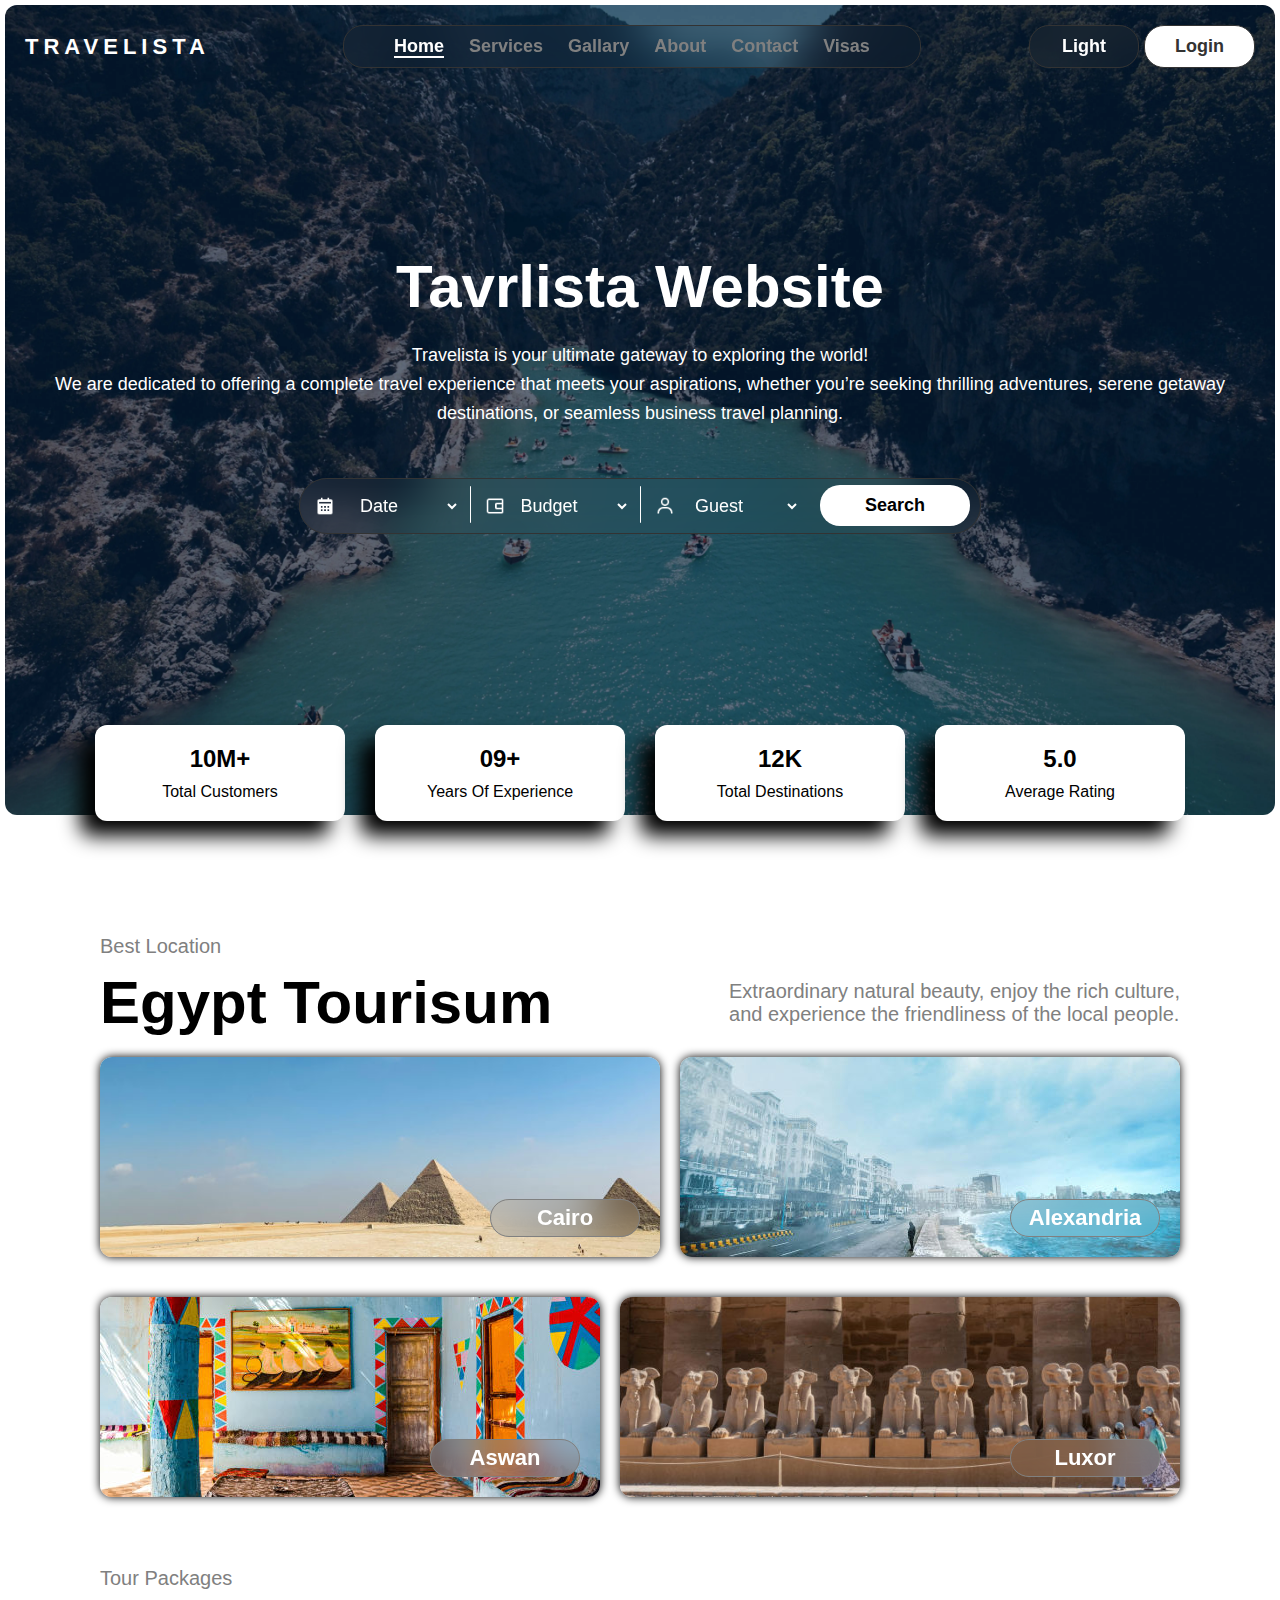
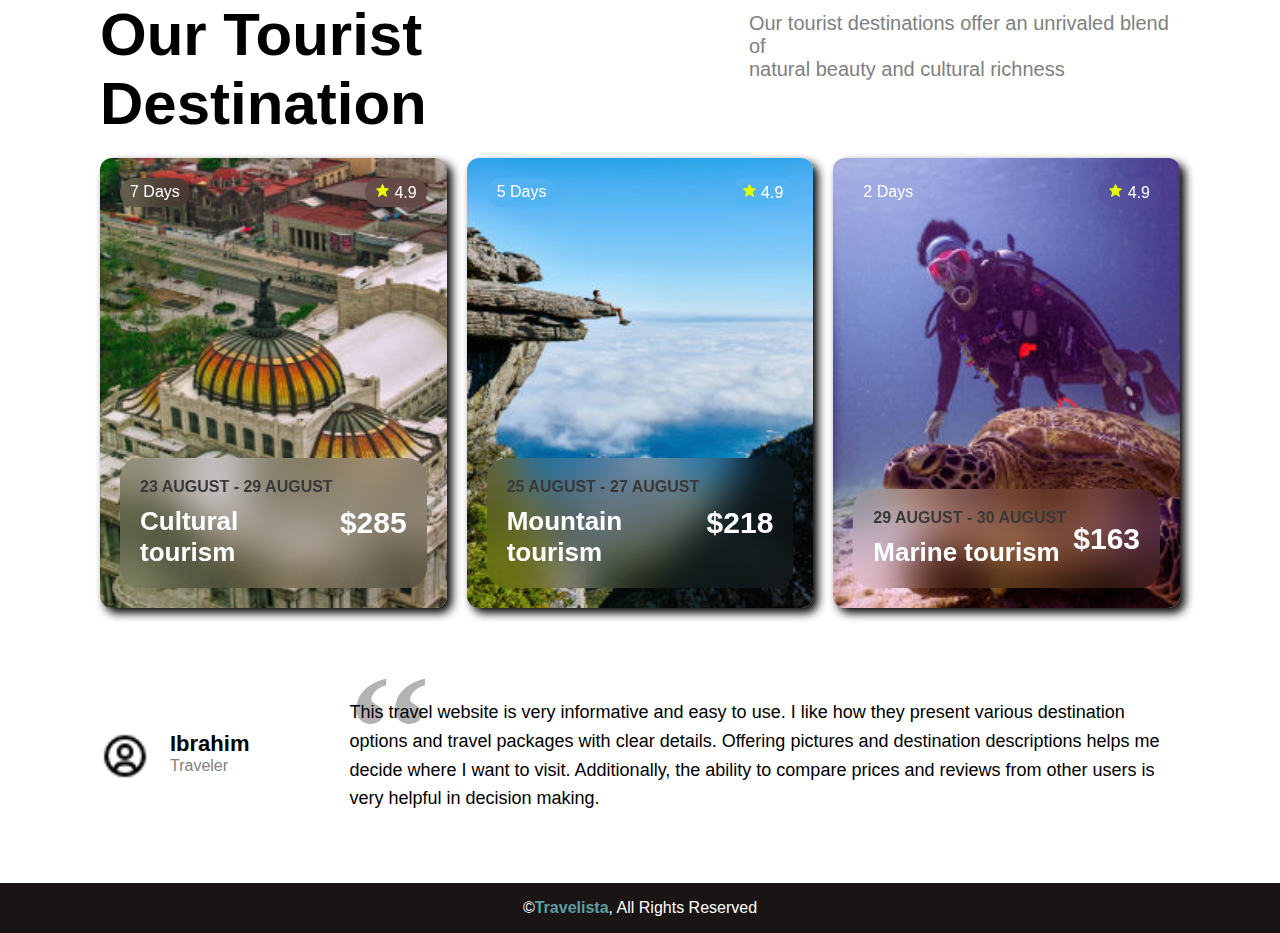
<file: index.html>
<!DOCTYPE html>
<html lang="en">
  <head>
    <meta charset="UTF-8" />
    <meta name="viewport" content="width=device-width, initial-scale=1.0" />
    <title>Travelista</title>
    <link rel="shortcut icon" href="imgs/fav-icon.webp" type="image/x-icon" />
    <!-- Link CSS File -->
    <link rel="stylesheet" href="css/master.css" />
  </head>
  <body class=".light">
    <div class="landing-page">
      <div class="header">
        <div class="nav">
          <div class="logo">Travelista</div>
          <ul class="links">
            <li><a href="#" class="active">Home</a></li>
            <li><a href="pages/services.html">Services</a></li>
            <li><a href="pages/gallary.html">Gallary</a></li>
            <li><a href="pages/about.html">About</a></li>
            <li><a href="mailto:xxibrahimashrafxx@gmail.com">Contact</a></li>
            <!-- including links to other sites -->
            <!-- موقع يساعد المسافرين في معرفة متطلبات التأشيرات لكل دولة حول العالم  -->
            <li><a href="https://www.visahq.com/" target="_blank">Visas</a></li>
          </ul>
          <div class="buttons">
            <button class="dark-btn">Light</button>
            <button class="login-btn">Login</button>
          </div>
        </div>
        <div class="content">
          <h1 class="title">Tavrlista Website</h1>
          <p class="caption">
            Travelista is your ultimate gateway to exploring the world!<br />
            We are dedicated to offering a complete travel experience that meets
            your aspirations, whether you’re seeking thrilling adventures,
            serene getaway destinations, or seamless business travel planning.
          </p>
          <div class="search-box">
            <select name="date" id="date">
              <option value="" selected disabled>Date</option>
              <option value="23">23 August</option>
              <option value="24">25 August</option>
              <option value="25">29 August</option>
            </select>
            <select name="budget" id="budget">
              <option value="" selected disabled>Budget</option>
              <option value="low">Low</option>
              <option value="medium">Medium</option>
              <option value="high">High</option>
            </select>
            <select name="guest" id="guest">
              <option value="" selected disabled>Guest</option>
              <option value="1">1</option>
              <option value="2">2</option>
              <option value="3">3</option>
            </select>
            <button class="search-button">Search</button>
          </div>
        </div>
      </div>
      <div class="stats">
        <div class="stat-item">
          <h2>10M+</h2>
          <p>Total Customers</p>
        </div>
        <div class="stat-item">
          <h2>09+</h2>
          <p>Years Of Experience</p>
        </div>
        <div class="stat-item">
          <h2>12K</h2>
          <p>Total Destinations</p>
        </div>
        <div class="stat-item">
          <h2>5.0</h2>
          <p>Average Rating</p>
        </div>
      </div>
      <div class="best-location">
        <div class="title">
          <div class="head">
            <p>Best Location</p>
            <h3>Egypt Tourisum</h3>
          </div>
          <div class="description">
            Extraordinary natural beauty, enjoy the rich culture,<br />
            and experience the friendliness of the local people.
          </div>
        </div>
        <div class="section-1">
          <div class="img-1">
            <h3>Cairo</h3>
          </div>
          <div class="img-2">
            <h3>Alexandria</h3>
          </div>
        </div>
        <div class="section-2">
          <div class="img-1">
            <h3>Aswan</h3>
          </div>
          <div class="img-2">
            <h3>Luxor</h3>
          </div>
        </div>
      </div>
      <div class="best-package" id="best-package">
        <div class="title">
          <div class="head">
            <p>Tour Packages</p>
            <h3>Our Tourist Destination</h3>
          </div>
          <div class="description">
            Our tourist destinations offer an unrivaled blend of<br />natural
            beauty and cultural richness
          </div>
        </div>
        <div class="section-1">
          <div class="img-1">
            <div class="top">
              <div class="days">7 Days</div>
              <div class="rate">
                <img src="imgs/rate-icon.png" alt="icon" />
                4.9
              </div>
            </div>
            <div class="bottom">
              <div class="info">
                <div class="date">23 August - 29 August</div>
                <div class="name">Cultural tourism</div>
              </div>
              <div class="price">$285</div>
            </div>
          </div>
          <div class="img-2">
            <div class="top">
              <div class="days">5 Days</div>
              <div class="rate">
                <img src="imgs/rate-icon.png" alt="icon" />
                4.9
              </div>
            </div>
            <div class="bottom">
              <div class="info">
                <div class="date">25 August - 27 August</div>
                <div class="name">Mountain tourism</div>
              </div>
              <div class="price">$218</div>
            </div>
          </div>
          <div class="img-3">
            <div class="top">
              <div class="days">2 Days</div>
              <div class="rate">
                <img src="imgs/rate-icon.png" alt="icon" />
                4.9
              </div>
            </div>
            <div class="bottom">
              <div class="info">
                <div class="date">29 August - 30 August</div>
                <div class="name">Marine tourism</div>
              </div>
              <div class="price">$163</div>
            </div>
          </div>
        </div>
      </div>
      <div class="user-reviews">
        <div class="user-info">
          <img src="imgs/user-img.png" alt="img" />
          <div class="name">
            <h3>Ibrahim</h3>
            <p>Traveler</p>
          </div>
        </div>
        <div class="review">
          This travel website is very informative and easy to use. I like how
          they present various destination options and travel packages with
          clear details. Offering pictures and destination descriptions helps me
          decide where I want to visit. Additionally, the ability to compare
          prices and reviews from other users is very helpful in decision
          making.
        </div>
      </div>
      <div class="footer">
        &copy; <span>Travelista</span>, All Rights Reserved
      </div>
    </div>
    <!-- Link Js File -->
    <script src="js/master.js"></script>
  </body>
</html>
</file>
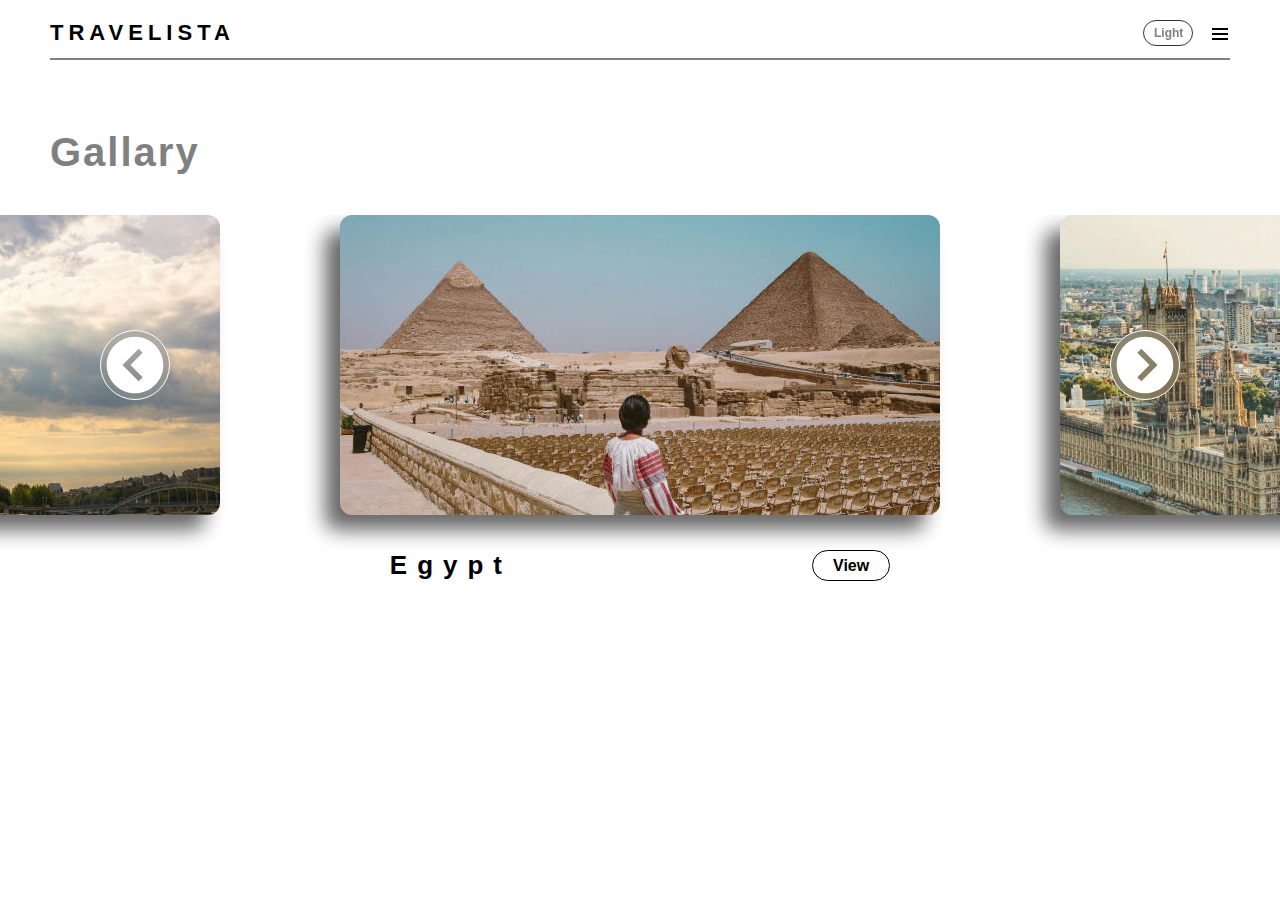
<file: pages/gallary.html>
<!DOCTYPE html>
<html lang="en">
  <head>
    <meta charset="UTF-8" />
    <meta name="viewport" content="width=device-width, initial-scale=1.0" />
    <title>Gallary</title>
    <link
      rel="shortcut icon"
      href="../imgs/fav-icon.webp"
      type="image/x-icon"
    />
    <!-- Link CSS File -->
    <link rel="stylesheet" href="../css/gallary.css" />
  </head>
  <body class="ligt">
    <div class="gallary-page">
      <div class="header">
        <div class="nav">
          <div class="logo">Travelista</div>
          <div class="buttons">
            <button class="dark-btn">Light</button>
            <button class="menu-btn"></button>
          </div>
        </div>
        <div class="line"></div>
        <ul class="links">
          <li><a href="../index.html">Home</a></li>
          <li><a href="../pages/services.html">Services</a></li>
          <li><a href="#" class="active">Gallary</a></li>
          <li><a href="../pages/about.html">About</a></li>
          <li><a href="mailto:xxibrahimashrafxx@gmail.com">Contact</a></li>
          <li>
            <a href="https://www.visahq.com/" target="_blank">Visas</a>
          </li>
        </ul>
      </div>
      <div class="content">
        <h3>Gallary</h3>
        <div class="photos">
          <div class="photo-1" id="photo-1"></div>
          <div class="photo-2" id="photo-2"></div>
          <div class="photo-3" id="photo-3"></div>
        </div>
        <div class="footer">
          <p id="name-country">Egypt</p>
          <button id="view-btn">View</button>
        </div>
        <button class="right" id="right-btn">
          <img src="../imgs/right-icon.svg" id="right-btn-svg" />
        </button>
        <button class="left" id="left-btn">
          <img src="../imgs/left-icon.svg" id="left-btn-svg" />
        </button>
      </div>
    </div>
    <!-- Link JS File -->
    <script src="../js/gallary.js"></script>
  </body>
</html>
</file>
<file: css/master.css>
:root {
  --main-color: white;
  --txt-color: black;
  --txt-color2: gray;
  --footer: #191515;
  --review-back: rgba(128, 128, 128, 0.6);
  --btn-back: transparent;
}

.dark {
  --main-color: #181a1b;
  --txt-color: #ffffff;
  --txt-color2: cadetblue;
  --footer: #000000;
  --review-back: rgba(91, 146, 148, 0.6);
  --btn-back: #181a1b;
}

* {
  margin: 0;
  padding: 0;
  box-sizing: border-box;
}

body {
  background-color: var(--main-color);
}

.landing-page {
  font-family: Arial, Helvetica, sans-serif;
  position: relative;
  background-color: var(--main-color);
}

.landing-page .header {
  margin: 5px;
  border-radius: 12px;
  background-image: url("../imgs/background.webp");
  background-size: cover;
  background-position: center;
  background-repeat: no-repeat;
  height: 90vh;
  color: white;
  -webkit-border-radius: 12px;
  -moz-border-radius: 12px;
  -ms-border-radius: 12px;
  -o-border-radius: 12px;
}

.landing-page .header .nav {
  display: flex;
  justify-content: space-between;
  align-items: center;
  padding: 20px;
}

.nav .logo {
  text-transform: uppercase;
  font-weight: bold;
  letter-spacing: 5px;
  font-size: 22px;
  cursor: pointer;
}

.nav .links {
  list-style: none;
  display: flex;
  gap: 25px;
  padding: 10px 50px;
  border: 1px solid #333;
  background-color: transparent;
  backdrop-filter: blur(20px);
  border-radius: 20px;
  -webkit-border-radius: 20px;
  -moz-border-radius: 20px;
  -ms-border-radius: 20px;
  -o-border-radius: 20px;
  margin-right: -25px;
}

.nav .links li a {
  text-decoration: none;
  color: gray;
  font-size: 18px;
  font-weight: bold;
}

.nav .buttons {
  display: flex;
  gap: 5px;
}

.nav .buttons .dark-btn {
  width: 110px;
  text-align: center;
  padding: 10px 30px;
  background-color: var(--btn-back);
  backdrop-filter: blur(20px);
  color: white;
  border: 1px solid #333;
  border-radius: 20px;
  -webkit-border-radius: 20px;
  -moz-border-radius: 20px;
  -ms-border-radius: 20px;
  -o-border-radius: 20px;
  font-size: 18px;
  font-weight: bold;
  cursor: pointer;
}

.nav .buttons .login-btn {
  text-align: center;
  padding: 10px 30px;
  background-color: white;
  border: 1px solid #333;
  border-radius: 20px;
  -webkit-border-radius: 20px;
  -moz-border-radius: 20px;
  -ms-border-radius: 20px;
  -o-border-radius: 20px;
  color: #333;
  font-size: 18px;
  font-weight: bold;
  cursor: pointer;
}

.nav .login-btn:hover {
  background-color: transparent;
  backdrop-filter: blur(20px);
  color: white;
}

.nav .links li a:hover,
.nav .links li .active {
  color: white;
  border-bottom: 2px solid white;
}

.landing-page .content {
  width: 100%;
  height: 100%;
  display: flex;
  flex-direction: column;
  justify-content: center;
  align-items: center;
  gap: 20px;
  margin-top: -100px;
}

.content .title {
  font-size: 60px;
}

.content .caption {
  font-size: 18px;
  text-align: center;
  line-height: 1.6;
  padding: 0 50px;
}

.content .search-box {
  display: flex;
  gap: 20px;
  align-items: center;
  justify-content: center;
  margin-top: 30px;
  padding: 3px 10px;
  background-color: transparent;
  backdrop-filter: blur(20px);
  border: 1px solid #333;
  border-radius: 30px;
  -webkit-border-radius: 30px;
  -moz-border-radius: 30px;
  -ms-border-radius: 30px;
  -o-border-radius: 30px;
  position: relative;
}
.content .search-box::before {
  content: "";
  color: white;
  width: 1px;
  height: 70%;
  border-left: 1px solid white;
  position: absolute;
  top: 7px;
  left: 170px;
  border-radius: 5px;
  -webkit-border-radius: 5px;
  -moz-border-radius: 5px;
  -ms-border-radius: 5px;
  -o-border-radius: 5px;
}

.content .search-box::after {
  content: "";
  color: white;
  width: 1px;
  height: 70%;
  border-left: 1px solid white;
  position: absolute;
  top: 7px;
  left: 340px;
  border-radius: 5px;
  -webkit-border-radius: 5px;
  -moz-border-radius: 5px;
  -ms-border-radius: 5px;
  -o-border-radius: 5px;
}

.search-box select {
  background-color: transparent;
  border: none;
  text-align: center;
  color: white;
  width: 150px;
  padding: 5px 10px;
  margin: 8px 0;
  font-size: 18px;
}

.search-box #date {
  background-image: url("../imgs/input-1.png");
  background-repeat: no-repeat;
  background-position: left 5px center;
  background-size: 20px 20px;
  cursor: pointer;
}

.search-box #budget {
  background-image: url("../imgs/input-2.png");
  background-repeat: no-repeat;
  background-position: left 5px center;
  background-size: 20px 20px;
  cursor: pointer;
}

.search-box #guest {
  background-image: url("../imgs/input-3.png");
  background-repeat: no-repeat;
  background-position: left 5px center;
  background-size: 20px 20px;
  cursor: pointer;
}

.search-box button {
  cursor: pointer;
}

.search-box button:hover {
  background-color: cadetblue;
  color: white;
}

.search-box select option {
  color: black;
}

.search-box select:focus {
  outline: none;
}

.search-box .search-button {
  background-color: white;
  width: 150px;
  padding: 10px 0;
  border-radius: 20px;
  -webkit-border-radius: 20px;
  -moz-border-radius: 20px;
  -ms-border-radius: 20px;
  -o-border-radius: 20px;
  font-weight: bold;
  font-size: 18px;
  border: none;
}

.landing-page .stats {
  display: flex;
  justify-content: center;
  align-items: center;
  gap: 30px;
  width: 100%;
  position: absolute;
  top: 80vh;
  left: 0;
}

.stats .stat-item {
  background-color: var(--main-color);
  color: var(--txt-color);
  display: flex;
  flex-direction: column;
  justify-content: center;
  align-items: center;
  gap: 10px;
  padding: 20px 0;
  width: 250px;
  border-radius: 12px;
  -webkit-border-radius: 12px;
  -moz-border-radius: 12px;
  -ms-border-radius: 12px;
  -o-border-radius: 12px;
  box-shadow: -15px 15px 20px black;
}

.landing-page .best-location {
  margin: 120px 100px;
  margin-bottom: 30px;
}

.best-location .title {
  display: flex;
  justify-content: space-between;
}

.best-location .title .head {
  display: flex;
  flex-direction: column;
  gap: 10px;
}

.best-location .title .head p {
  color: var(--txt-color2);
  font-size: 20px;
}

.best-location .title .head h3 {
  font-size: 60px;
  color: var(--txt-color);
}

.best-location .title .description {
  margin-top: 45px;
  color: var(--txt-color2);
  font-size: 20px;
}

.best-location .section-1,
.best-location .section-2 {
  display: flex;
  gap: 20px;
}
.best-location .section-1 div,
.best-location .section-2 div {
  margin: 20px 0;
  width: 500px;
  height: 200px;
  border-radius: 12px;
  -webkit-border-radius: 12px;
  -moz-border-radius: 12px;
  -ms-border-radius: 12px;
  -o-border-radius: 12px;
  padding: 20px;
  position: relative;
  box-shadow: 0 0 10px black;
}

.best-location .section-1 div h3,
.best-location .section-2 div h3 {
  color: white;
  font-size: 22px;
  padding: 5px 10px;
  width: 150px;
  text-align: center;
  background-color: transparent;
  backdrop-filter: blur(20px);
  border-radius: 20px;
  -webkit-border-radius: 20px;
  -moz-border-radius: 20px;
  -ms-border-radius: 20px;
  -o-border-radius: 20px;
  position: absolute;
  right: 20px;
  bottom: 20px;
  border: 1px solid gray;
}

.best-location .section-1 .img-1 {
  flex-grow: 1;
  background-image: url("../imgs/egypt-1.jpg");
  background-size: cover;
  background-position: center;
  background-repeat: no-repeat;
}

.best-location .section-1 .img-2 {
  background-image: url("../imgs/egypt-2.jpg");
  background-size: cover;
  background-repeat: no-repeat;
}

.best-location .section-2 .img-1 {
  background-image: url("../imgs/egypt-3.jpg");
  background-size: cover;
  background-repeat: no-repeat;
}

.best-location .section-2 .img-2 {
  flex-grow: 1;
  background-image: url("../imgs/egypt-4.jpg");
  background-size: cover;
  background-repeat: no-repeat;
}

.landing-page .best-package {
  margin: 50px 100px;
}

.best-package .title {
  display: flex;
  justify-content: space-between;
}

.best-package .title .head {
  display: flex;
  flex-direction: column;
  gap: 10px;
}

.best-package .title .head p {
  color: var(--txt-color2);
  font-size: 20px;
}

.best-package .title .head h3 {
  font-size: 60px;
  color: var(--txt-color);
}

.best-package .title .description {
  margin-top: 45px;
  color: var(--txt-color2);
  font-size: 20px;
}

.best-package .section-1 {
  display: flex;
  gap: 20px;
}

.best-package .section-1 .img-1,
.best-package .section-1 .img-2,
.best-package .section-1 .img-3 {
  margin: 20px 0;
  width: 420px;
  height: 450px;
  border-radius: 12px;
  -webkit-border-radius: 12px;
  -moz-border-radius: 12px;
  -ms-border-radius: 12px;
  -o-border-radius: 12px;
  padding: 20px;
  display: flex;
  flex-direction: column;
  justify-content: space-between;
  color: white;
  box-shadow: 5px 5px 10px black;
  transition: 0.3s;
  -webkit-transition: 0.3s;
  -moz-transition: 0.3s;
  -ms-transition: 0.3s;
  -o-transition: 0.3s;
}

.best-package .section-1 .img-1:hover,
.best-package .section-1 .img-2:hover,
.best-package .section-1 .img-3:hover {
  margin-top: -1px;
}

.best-package .section-1 .top {
  display: flex;
  justify-content: space-between;
}

.best-package .section-1 .top .days,
.best-package .section-1 .top .rate,
.best-package .section-1 .bottom {
  background-color: transparent;
  backdrop-filter: blur(20px);
  padding: 5px 10px;
  border-radius: 20px;
  -webkit-border-radius: 20px;
  -moz-border-radius: 20px;
  -ms-border-radius: 20px;
  -o-border-radius: 20px;
}

.best-package .section-1 .top .rate img {
  width: 15px;
  height: 15px;
}

.best-package .section-1 .bottom {
  display: flex;
  justify-content: space-between;
  align-items: center;
  padding: 20px;
}

.best-package .section-1 .bottom .info .date {
  text-transform: uppercase;
  font-weight: bold;
  font-size: 16px;
  margin-bottom: 10px;
  color: rgb(56, 56, 56);
}

.best-package .section-1 .bottom .info .name {
  font-weight: bold;
  font-size: 26px;
}

.best-package .section-1 .bottom .price {
  font-weight: bold;
  font-size: 30px;
}

.best-package .section-1 .img-1 {
  background-image: url("../imgs/cultural-tourism.jpg");
  background-size: cover;
  background-repeat: no-repeat;
}

.best-package .section-1 .img-2 {
  background-image: url("../imgs/mountain-tourism.jpg");
  background-size: cover;
  background-repeat: no-repeat;
}

.best-package .section-1 .img-3 {
  background-image: url("../imgs/marine-tourism.jpg");
  background-size: cover;
  background-repeat: no-repeat;
}

.landing-page .user-reviews {
  margin: 70px 100px;
  display: flex;
  justify-content: center;
  align-items: center;
  gap: 100px;
}

.landing-page .user-reviews .user-info {
  display: flex;
  gap: 20px;
}

.landing-page .user-reviews .user-info img {
  width: 50px;
  height: 50px;
}

.landing-page .user-reviews .user-info .name {
  width: 100%;
}

.landing-page .user-reviews .user-info .name h3 {
  font-size: 22px;
  color: var(--txt-color);
}

.landing-page .user-reviews .user-info .name p {
  color: var(--txt-color2);
}

.landing-page .user-reviews .review {
  font-size: 18px;
  line-height: 1.6;
  position: relative;
  font-weight: 500;
  color: var(--txt-color);
  z-index: 1;
}

.landing-page .user-reviews .review::after {
  content: "‘‘";
  font-size: 150px;
  font-weight: bold;
  font-family: serif;
  color: var(--review-back);
  position: absolute;
  top: -90px;
  left: -5px;
  z-index: -1;
}

.landing-page .footer {
  width: 100%;
  height: 50px;
  background-color: var(--footer);
  color: white;
  display: flex;
  justify-content: center;
  align-items: center;
}

.landing-page .footer span {
  color: cadetblue;
  font-weight: bold;
}
</file>
<file: css/gallary.css>
:root {
  --main-color: white;
  --txt-color: black;
  --txt-color2: gray;
}

.dark {
  --main-color: #181a1b;
  --txt-color: white;
  --txt-color2: cadetblue;
}

* {
  margin: 0;
  padding: 0;
  box-sizing: border-box;
}

body {
  background-color: var(--main-color);
}

.gallary-page {
  font-family: Arial, Helvetica, sans-serif;
}

.gallary-page .header {
  margin: 20px 50px;
  height: 10vh;
  color: var(--txt-color);
  position: relative;
}

.gallary-page .header .nav {
  display: flex;
  justify-content: space-between;
  align-items: center;
}

.gallary-page .header .nav .logo {
  text-transform: uppercase;
  font-weight: bold;
  letter-spacing: 5px;
  font-size: 22px;
  cursor: pointer;
}

.gallary-page .header .nav .menu-btn {
  border: none;
  background-color: transparent;
  width: 22px;
  height: 22px;
  background-image: url("../imgs/menu-icon-black.svg");
  cursor: pointer;
}

.nav .buttons {
  display: flex;
  gap: 15px;
  align-items: center;
}

.nav .buttons .dark-btn {
  width: 50px;
  height: fit-content;
  text-align: center;
  padding: 5px 10px;
  background-color: transparent;
  backdrop-filter: blur(20px);
  color: var(--txt-color2);
  border: 1px solid #333;
  border-radius: 20px;
  -webkit-border-radius: 20px;
  -moz-border-radius: 20px;
  -ms-border-radius: 20px;
  -o-border-radius: 20px;
  font-size: 12px;
  font-weight: bold;
  cursor: pointer;
}

.gallary-page .header .line {
  height: 2px;
  width: 100%;
  background-color: var(--txt-color2);
  margin-top: 12px;
}

.gallary-page .header .links {
  background-color: #f6f6f6;
  list-style: none;
  display: flex;
  flex-direction: column;
  width: 200px;
  border-radius: 12px;
  -webkit-border-radius: 12px;
  -moz-border-radius: 12px;
  -ms-border-radius: 12px;
  -o-border-radius: 12px;
  font-weight: bold;
  position: absolute;
  right: -15px;
  top: 42px;
  display: none;
  z-index: 1000;
  box-shadow: -15px 15px 15px black;
}

.header .links::before {
  content: "";
  border-width: 10px;
  border-style: solid;
  border-color: transparent transparent #f6f6f6 transparent;
  position: absolute;
  right: 15px;
  top: -20px;
}

.gallary-page .header .links a {
  display: block;
  padding: 15px;
  text-decoration: none;
  color: #333;
  transition: 0.3s;
  -webkit-transition: 0.3s;
  -moz-transition: 0.3s;
  -ms-transition: 0.3s;
  -o-transition: 0.3s;
  cursor: pointer;
}

.gallary-page .header .links a:hover,
.gallary-page .header .links .active {
  padding-left: 30px;
  color: cadetblue;
}

.header .links li:not(:last-child) a {
  border-bottom: 1px solid #ddd;
}

.gallary-page .content {
  margin: 10px 0;
  position: relative;
}

.gallary-page .content h3 {
  margin: 10px 50px;
  margin-bottom: 40px;
  font-size: 40px;
  letter-spacing: 2px;
  color: var(--txt-color2);
}

.gallary-page .content .photos {
  display: flex;
  justify-content: center;
  gap: 120px;
  overflow: hidden;
  height: 350px;
}

.gallary-page .content .photos .photo-1,
.gallary-page .content .photos .photo-2,
.gallary-page .content .photos .photo-3 {
  width: 600px;
  height: 300px;
  background-color: aqua;
  flex-shrink: 0;
  flex-grow: 0;
  border-radius: 12px;
  -webkit-border-radius: 12px;
  -moz-border-radius: 12px;
  -ms-border-radius: 12px;
  -o-border-radius: 12px;
  box-shadow: -15px 15px 20px rgba(0, 0, 0, 0.6);
}

.gallary-page .content .photos .photo-1 {
  background-image: url("../imgs/gallary-1.jpg");
  background-size: cover;
  background-repeat: no-repeat;
}

.gallary-page .content .photos .photo-2 {
  background-image: url("../imgs/gallary-2.jpg");
  background-size: cover;
  background-repeat: no-repeat;
}

.gallary-page .content .photos .photo-3 {
  background-image: url("../imgs/gallary-3.jpg");
  background-size: cover;
  background-repeat: no-repeat;
}

.gallary-page .content .footer {
  margin-top: -15px;
  display: flex;
  gap: 300px;
  justify-content: center;
}

.gallary-page .content .footer p {
  font-size: 26px;
  font-weight: bold;
  letter-spacing: 10px;
  color: var(--txt-color);
}

.gallary-page .content .footer button {
  padding: 5px 20px;
  font-weight: bold;
  font-size: 16px;
  color: var(--txt-color);
  background-color: transparent;
  border-radius: 20px;
  -webkit-border-radius: 20px;
  -moz-border-radius: 20px;
  -ms-border-radius: 20px;
  -o-border-radius: 20px;
  border: 1px solid var(--txt-color);
  transition: 0.3s;
  -webkit-transition: 0.3s;
  -moz-transition: 0.3s;
  -ms-transition: 0.3s;
  -o-transition: 0.3s;
  cursor: pointer;
}

.gallary-page .content .footer button:hover {
  background-color: cadetblue;
}

.gallary-page .content .right,
.gallary-page .content .left {
  display: block;
  width: 70px;
  height: 70px;
  background-color: transparent;
  backdrop-filter: blur(20px);
  position: absolute;
  border-radius: 100%;
  -webkit-border-radius: 100%;
  -moz-border-radius: 100%;
  -ms-border-radius: 100%;
  -o-border-radius: 100%;
  border: 1px solid white;
}

.gallary-page .content .right img,
.gallary-page .content .left img {
  width: 100%;
  height: 100%;
  cursor: pointer;
}

.gallary-page .content .right {
  top: 200px;
  right: 100px;
}

.gallary-page .content .left {
  top: 200px;
  left: 100px;
}
</file>
